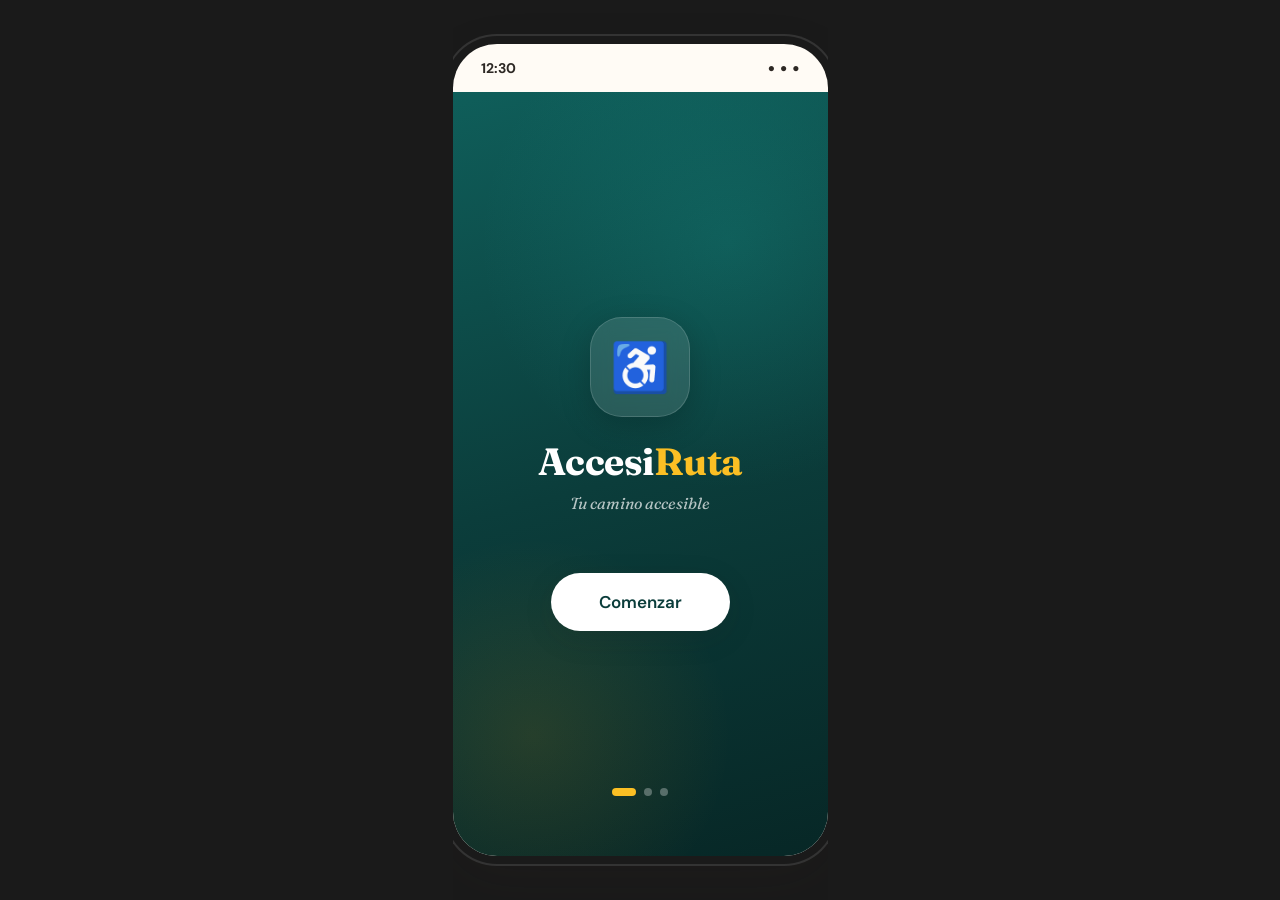
<file: demo/index.html>
<!DOCTYPE html>
<html lang="es">
<head>
<meta charset="UTF-8">
<meta name="viewport" content="width=device-width, initial-scale=1.0, user-scalable=no">
<title>AccesiRuta — Tu camino accesible</title>
<link rel="preconnect" href="https://fonts.googleapis.com">
<link href="https://fonts.googleapis.com/css2?family=DM+Sans:ital,opsz,wght@0,9..40,300;0,9..40,400;0,9..40,500;0,9..40,600;0,9..40,700;1,9..40,400&family=Fraunces:ital,opsz,wght@0,9..144,300;0,9..144,500;0,9..144,700;1,9..144,400&display=swap" rel="stylesheet">
<style>
*, *::before, *::after { margin: 0; padding: 0; box-sizing: border-box; }

:root {
  --teal-900: #0B3D3B;
  --teal-700: #0F5E5A;
  --teal-500: #14857E;
  --teal-400: #1BA89F;
  --teal-300: #3DC4BB;
  --teal-100: #D0F0ED;
  --teal-50: #EEFAF9;
  --amber-600: #D97706;
  --amber-500: #F59E0B;
  --amber-400: #FBBF24;
  --amber-200: #FDE68A;
  --amber-100: #FEF3C7;
  --red-500: #EF4444;
  --red-600: #DC2626;
  --red-700: #B91C1C;
  --red-100: #FEE2E2;
  --cream: #FFFBF5;
  --cream-dark: #F5EDE3;
  --stone-100: #F5F0EB;
  --stone-200: #E7E0D8;
  --stone-300: #D4CCC2;
  --stone-500: #8C8278;
  --stone-600: #6B6158;
  --stone-700: #4A423B;
  --stone-800: #2D2824;
  --green-500: #22C55E;
  --green-100: #DCFCE7;
  --shadow-sm: 0 1px 3px rgba(44,36,28,0.08);
  --shadow-md: 0 4px 12px rgba(44,36,28,0.1);
  --shadow-lg: 0 8px 30px rgba(44,36,28,0.12);
  --shadow-xl: 0 16px 50px rgba(44,36,28,0.15);
  --radius-sm: 10px;
  --radius-md: 16px;
  --radius-lg: 24px;
  --radius-xl: 32px;
  --radius-full: 9999px;
}

html, body {
  height: 100%;
  font-family: 'DM Sans', sans-serif;
  background: #1a1a1a;
  display: flex;
  justify-content: center;
  align-items: center;
  overflow: hidden;
}

/* Phone frame */
.phone-frame {
  width: 375px;
  height: 812px;
  background: var(--cream);
  border-radius: 44px;
  overflow: hidden;
  position: relative;
  box-shadow: 0 0 0 8px #1a1a1a, 0 0 0 10px #333, var(--shadow-xl);
}

/* Status bar */
.status-bar {
  height: 48px;
  display: flex;
  align-items: center;
  justify-content: space-between;
  padding: 0 28px;
  font-size: 14px;
  font-weight: 600;
  color: var(--stone-800);
  position: relative;
  z-index: 100;
}
.status-bar .time { font-weight: 700; }
.status-bar .icons { display: flex; gap: 5px; font-size: 12px; }

/* Screen container */
.screen-container {
  position: relative;
  height: calc(100% - 48px);
  overflow: hidden;
}

.screen {
  position: absolute;
  top: 0; left: 0;
  width: 100%;
  height: 100%;
  overflow-y: auto;
  overflow-x: hidden;
  opacity: 0;
  transform: translateX(30px);
  pointer-events: none;
  transition: opacity 0.35s ease, transform 0.35s ease;
  -webkit-overflow-scrolling: touch;
  scrollbar-width: none;
}
.screen::-webkit-scrollbar { display: none; }
.screen.active {
  opacity: 1;
  transform: translateX(0);
  pointer-events: auto;
}
.screen.exit-left {
  opacity: 0;
  transform: translateX(-30px);
}

/* ===== SPLASH SCREEN ===== */
#splash {
  background: linear-gradient(165deg, var(--teal-700) 0%, var(--teal-900) 50%, #072726 100%);
  display: flex;
  flex-direction: column;
  align-items: center;
  justify-content: center;
  overflow: hidden;
}
#splash::before {
  content: '';
  position: absolute;
  width: 500px; height: 500px;
  border-radius: 50%;
  background: radial-gradient(circle, rgba(27,168,159,0.2) 0%, transparent 70%);
  top: -100px; right: -150px;
}
#splash::after {
  content: '';
  position: absolute;
  width: 400px; height: 400px;
  border-radius: 50%;
  background: radial-gradient(circle, rgba(245,158,11,0.12) 0%, transparent 70%);
  bottom: -80px; left: -120px;
}

.splash-logo {
  position: relative; z-index: 2;
  text-align: center;
  animation: splashIn 0.8s ease-out both;
}
.splash-icon {
  width: 100px; height: 100px;
  background: rgba(255,255,255,0.12);
  border-radius: var(--radius-xl);
  display: flex; align-items: center; justify-content: center;
  font-size: 48px;
  margin: 0 auto 24px;
  backdrop-filter: blur(10px);
  border: 1px solid rgba(255,255,255,0.15);
  box-shadow: 0 8px 32px rgba(0,0,0,0.2);
}
.splash-title {
  font-family: 'Fraunces', serif;
  font-size: 38px;
  font-weight: 700;
  color: white;
  letter-spacing: -0.5px;
  line-height: 1.1;
}
.splash-title span {
  color: var(--amber-400);
}
.splash-tagline {
  font-size: 16px;
  color: rgba(255,255,255,0.7);
  margin-top: 10px;
  font-weight: 400;
  font-style: italic;
  font-family: 'Fraunces', serif;
}
.splash-enter {
  position: relative; z-index: 2;
  margin-top: 60px;
  background: white;
  color: var(--teal-900);
  border: none;
  padding: 18px 48px;
  border-radius: var(--radius-full);
  font-family: 'DM Sans', sans-serif;
  font-size: 17px;
  font-weight: 600;
  cursor: pointer;
  box-shadow: var(--shadow-lg);
  transition: transform 0.2s, box-shadow 0.2s;
  animation: splashIn 0.8s ease-out 0.3s both;
}
.splash-enter:active {
  transform: scale(0.96);
  box-shadow: var(--shadow-sm);
}
.splash-dots {
  position: absolute;
  bottom: 60px;
  display: flex; gap: 8px;
  z-index: 2;
  animation: splashIn 0.8s ease-out 0.5s both;
}
.splash-dots span {
  width: 8px; height: 8px;
  border-radius: 50%;
  background: rgba(255,255,255,0.3);
}
.splash-dots span.active { background: var(--amber-400); width: 24px; border-radius: 4px; }

@keyframes splashIn {
  from { opacity: 0; transform: translateY(20px); }
  to { opacity: 1; transform: translateY(0); }
}

/* ===== HOME SCREEN ===== */
#home {
  background: var(--cream);
  padding-bottom: 90px;
}

.home-header {
  padding: 12px 24px 20px;
  background: linear-gradient(180deg, var(--teal-50) 0%, var(--cream) 100%);
}
.home-greeting {
  font-size: 14px;
  color: var(--stone-500);
  font-weight: 400;
}
.home-name {
  font-family: 'Fraunces', serif;
  font-size: 26px;
  font-weight: 700;
  color: var(--stone-800);
  margin-top: 2px;
}

.search-box {
  margin: 0 24px 20px;
  background: white;
  border-radius: var(--radius-md);
  padding: 16px 18px;
  display: flex;
  align-items: center;
  gap: 12px;
  box-shadow: var(--shadow-md);
  border: 1.5px solid var(--stone-200);
  cursor: pointer;
  transition: border-color 0.2s, box-shadow 0.2s;
}
.search-box:active {
  border-color: var(--teal-400);
  box-shadow: 0 0 0 3px var(--teal-100);
}
.search-icon {
  width: 40px; height: 40px;
  background: var(--teal-100);
  border-radius: var(--radius-sm);
  display: flex; align-items: center; justify-content: center;
  font-size: 18px;
  flex-shrink: 0;
}
.search-text {
  font-size: 15px;
  color: var(--stone-500);
}

.quick-actions {
  padding: 0 24px;
  margin-bottom: 24px;
}
.quick-actions h3 {
  font-size: 13px;
  text-transform: uppercase;
  letter-spacing: 1.2px;
  color: var(--stone-500);
  margin-bottom: 14px;
  font-weight: 600;
}
.quick-grid {
  display: grid;
  grid-template-columns: 1fr 1fr;
  gap: 12px;
}
.quick-card {
  background: white;
  border-radius: var(--radius-md);
  padding: 18px 16px;
  box-shadow: var(--shadow-sm);
  border: 1.5px solid var(--stone-100);
  cursor: pointer;
  transition: transform 0.15s, box-shadow 0.2s, border-color 0.2s;
  display: flex;
  flex-direction: column;
  gap: 10px;
}
.quick-card:active {
  transform: scale(0.97);
  box-shadow: var(--shadow-md);
  border-color: var(--teal-300);
}
.quick-card-icon {
  width: 44px; height: 44px;
  border-radius: var(--radius-sm);
  display: flex; align-items: center; justify-content: center;
  font-size: 22px;
}
.quick-card-icon.teal { background: var(--teal-100); }
.quick-card-icon.amber { background: var(--amber-100); }
.quick-card-icon.red { background: var(--red-100); }
.quick-card-icon.green { background: var(--green-100); }
.quick-card-label {
  font-size: 14px;
  font-weight: 600;
  color: var(--stone-800);
  line-height: 1.3;
}
.quick-card-desc {
  font-size: 12px;
  color: var(--stone-500);
  line-height: 1.4;
}

.section-title {
  padding: 0 24px;
  margin-bottom: 14px;
  font-size: 13px;
  text-transform: uppercase;
  letter-spacing: 1.2px;
  color: var(--stone-500);
  font-weight: 600;
}

.nearby-list {
  padding: 0 24px;
  display: flex;
  flex-direction: column;
  gap: 10px;
  margin-bottom: 20px;
}
.nearby-item {
  background: white;
  border-radius: var(--radius-md);
  padding: 16px;
  display: flex;
  align-items: center;
  gap: 14px;
  box-shadow: var(--shadow-sm);
  border: 1.5px solid var(--stone-100);
  cursor: pointer;
  transition: transform 0.15s;
}
.nearby-item:active { transform: scale(0.98); }
.nearby-icon {
  width: 48px; height: 48px;
  border-radius: var(--radius-sm);
  background: var(--teal-100);
  display: flex; align-items: center; justify-content: center;
  font-size: 22px;
  flex-shrink: 0;
}
.nearby-info { flex: 1; }
.nearby-name {
  font-size: 15px;
  font-weight: 600;
  color: var(--stone-800);
}
.nearby-detail {
  font-size: 13px;
  color: var(--stone-500);
  margin-top: 2px;
}
.nearby-score {
  font-size: 13px;
  font-weight: 700;
  color: var(--teal-500);
  background: var(--teal-50);
  padding: 4px 10px;
  border-radius: var(--radius-full);
}

/* ===== MAP SCREEN ===== */
#map {
  background: var(--cream);
  padding-bottom: 90px;
}

.map-search {
  position: absolute;
  top: 12px; left: 16px; right: 16px;
  z-index: 20;
  background: white;
  border-radius: var(--radius-md);
  padding: 14px 16px;
  display: flex;
  align-items: center;
  gap: 10px;
  box-shadow: var(--shadow-lg);
}
.map-search input {
  flex: 1;
  border: none;
  font-family: 'DM Sans', sans-serif;
  font-size: 15px;
  color: var(--stone-800);
  background: transparent;
  outline: none;
}
.map-search input::placeholder { color: var(--stone-300); }

.map-area {
  width: 100%;
  height: 100%;
  background: #D8E8E4;
  position: relative;
  overflow: hidden;
}

/* SVG Map background */
.map-bg {
  position: absolute;
  top: 0; left: 0;
  width: 100%; height: 100%;
}
.map-street {
  fill: none;
  stroke: #c0d4cf;
  stroke-width: 18;
  stroke-linecap: round;
}
.map-street-main {
  fill: none;
  stroke: #b0c8c2;
  stroke-width: 28;
  stroke-linecap: round;
}
.map-block {
  fill: #C8DDD8;
  rx: 4;
}
.map-park {
  fill: #B8D4BA;
  rx: 8;
}
.map-water {
  fill: #A8CCD8;
  rx: 6;
}

/* Route line */
.map-route {
  fill: none;
  stroke: var(--teal-400);
  stroke-width: 5;
  stroke-linecap: round;
  stroke-linejoin: round;
  stroke-dasharray: 12 6;
  animation: routeDash 1.5s linear infinite;
}
@keyframes routeDash {
  to { stroke-dashoffset: -18; }
}

/* Map markers */
.map-marker {
  position: absolute;
  cursor: pointer;
  transition: transform 0.2s;
  z-index: 10;
}
.map-marker:active { transform: scale(1.15); }
.marker-dot {
  width: 44px; height: 44px;
  border-radius: 50%;
  display: flex; align-items: center; justify-content: center;
  font-size: 20px;
  box-shadow: var(--shadow-md);
  border: 2.5px solid white;
}
.marker-dot.ramp { background: var(--teal-100); }
.marker-dot.stairs { background: var(--amber-100); }
.marker-dot.bench { background: var(--green-100); }
.marker-dot.slope { background: var(--red-100); }
.marker-dot.user { background: var(--teal-500); font-size: 14px; }
.marker-label {
  font-size: 11px;
  font-weight: 600;
  text-align: center;
  margin-top: 3px;
  color: var(--stone-700);
  text-shadow: 0 1px 2px rgba(255,255,255,0.8);
}

.map-legend {
  position: absolute;
  bottom: 100px; left: 16px;
  background: white;
  border-radius: var(--radius-md);
  padding: 14px 16px;
  box-shadow: var(--shadow-lg);
  z-index: 15;
  display: flex;
  flex-direction: column;
  gap: 8px;
}
.legend-item {
  display: flex; align-items: center; gap: 8px;
  font-size: 12px; color: var(--stone-600); font-weight: 500;
}
.legend-dot {
  width: 12px; height: 12px;
  border-radius: 50%;
  flex-shrink: 0;
}

.map-fab {
  position: absolute;
  bottom: 100px; right: 16px;
  z-index: 15;
  display: flex;
  flex-direction: column;
  gap: 10px;
}
.fab-btn {
  width: 48px; height: 48px;
  border-radius: 50%;
  background: white;
  border: none;
  box-shadow: var(--shadow-md);
  display: flex; align-items: center; justify-content: center;
  font-size: 20px;
  cursor: pointer;
  transition: transform 0.15s;
}
.fab-btn:active { transform: scale(0.92); }
.fab-btn.primary { background: var(--teal-500); }

/* ===== ROUTE DETAIL SCREEN ===== */
#route {
  background: var(--cream);
  padding-bottom: 90px;
}

.route-back {
  display: flex;
  align-items: center;
  gap: 8px;
  padding: 12px 24px;
  font-size: 15px;
  color: var(--teal-700);
  font-weight: 600;
  cursor: pointer;
  border: none;
  background: none;
  font-family: 'DM Sans', sans-serif;
}

.route-hero {
  margin: 0 24px 20px;
  background: linear-gradient(135deg, var(--teal-700), var(--teal-500));
  border-radius: var(--radius-lg);
  padding: 24px;
  color: white;
  position: relative;
  overflow: hidden;
}
.route-hero::after {
  content: '';
  position: absolute;
  width: 200px; height: 200px;
  border-radius: 50%;
  background: rgba(255,255,255,0.06);
  top: -60px; right: -40px;
}
.route-from-to {
  display: flex;
  align-items: center;
  gap: 12px;
  margin-bottom: 16px;
}
.route-point {
  flex: 1;
}
.route-point-label {
  font-size: 11px;
  text-transform: uppercase;
  letter-spacing: 1px;
  opacity: 0.7;
  margin-bottom: 4px;
}
.route-point-name {
  font-family: 'Fraunces', serif;
  font-size: 18px;
  font-weight: 600;
}
.route-arrow {
  font-size: 20px;
  opacity: 0.5;
}
.route-stats {
  display: flex;
  gap: 16px;
  border-top: 1px solid rgba(255,255,255,0.15);
  padding-top: 14px;
}
.route-stat {
  text-align: center;
  flex: 1;
}
.route-stat-value {
  font-size: 20px;
  font-weight: 700;
}
.route-stat-label {
  font-size: 11px;
  opacity: 0.7;
  margin-top: 2px;
}

.route-score-card {
  margin: 0 24px 16px;
  background: white;
  border-radius: var(--radius-md);
  padding: 20px;
  box-shadow: var(--shadow-sm);
  border: 1.5px solid var(--stone-100);
}
.route-score-header {
  display: flex;
  justify-content: space-between;
  align-items: center;
  margin-bottom: 12px;
}
.route-score-title {
  font-size: 15px;
  font-weight: 600;
  color: var(--stone-800);
}
.route-score-badge {
  font-size: 14px;
  font-weight: 700;
  color: var(--teal-700);
  background: var(--teal-50);
  padding: 4px 12px;
  border-radius: var(--radius-full);
}
.stars {
  display: flex;
  gap: 4px;
  margin-bottom: 10px;
}
.star {
  font-size: 24px;
  color: var(--stone-200);
}
.star.filled { color: var(--amber-500); }
.route-score-detail {
  font-size: 13px;
  color: var(--stone-500);
  line-height: 1.5;
}

.terrain-list {
  padding: 0 24px;
  display: flex;
  flex-direction: column;
  gap: 10px;
  margin-bottom: 24px;
}
.terrain-item {
  background: white;
  border-radius: var(--radius-md);
  padding: 16px;
  display: flex;
  align-items: center;
  gap: 14px;
  box-shadow: var(--shadow-sm);
  border: 1.5px solid var(--stone-100);
}
.terrain-icon {
  width: 44px; height: 44px;
  border-radius: var(--radius-sm);
  display: flex; align-items: center; justify-content: center;
  font-size: 20px;
  flex-shrink: 0;
}
.terrain-info { flex: 1; }
.terrain-name {
  font-size: 14px;
  font-weight: 600;
  color: var(--stone-800);
}
.terrain-desc {
  font-size: 12px;
  color: var(--stone-500);
  margin-top: 2px;
}
.terrain-badge {
  font-size: 12px;
  font-weight: 600;
  padding: 4px 10px;
  border-radius: var(--radius-full);
}
.terrain-badge.good { background: var(--green-100); color: #15803d; }
.terrain-badge.warn { background: var(--amber-100); color: var(--amber-600); }
.terrain-badge.bad { background: var(--red-100); color: var(--red-600); }

.route-cta {
  margin: 0 24px 24px;
  width: calc(100% - 48px);
  background: var(--teal-500);
  color: white;
  border: none;
  padding: 18px;
  border-radius: var(--radius-md);
  font-family: 'DM Sans', sans-serif;
  font-size: 17px;
  font-weight: 600;
  cursor: pointer;
  box-shadow: var(--shadow-md);
  transition: transform 0.15s, background 0.2s;
  display: flex;
  align-items: center;
  justify-content: center;
  gap: 10px;
}
.route-cta:active { transform: scale(0.97); background: var(--teal-700); }

/* ===== REPORT SCREEN ===== */
#report {
  background: var(--cream);
  padding-bottom: 90px;
}

.report-header {
  padding: 16px 24px;
  text-align: center;
}
.report-header h2 {
  font-family: 'Fraunces', serif;
  font-size: 24px;
  font-weight: 700;
  color: var(--stone-800);
}
.report-header p {
  font-size: 14px;
  color: var(--stone-500);
  margin-top: 4px;
}

.report-form {
  padding: 0 24px;
}

.form-group {
  margin-bottom: 20px;
}
.form-label {
  display: block;
  font-size: 13px;
  font-weight: 600;
  color: var(--stone-700);
  margin-bottom: 10px;
  text-transform: uppercase;
  letter-spacing: 0.8px;
}

.type-options {
  display: flex;
  flex-wrap: wrap;
  gap: 8px;
}
.type-option {
  padding: 12px 16px;
  background: white;
  border: 2px solid var(--stone-200);
  border-radius: var(--radius-full);
  font-family: 'DM Sans', sans-serif;
  font-size: 14px;
  font-weight: 500;
  color: var(--stone-600);
  cursor: pointer;
  transition: all 0.15s;
  display: flex;
  align-items: center;
  gap: 6px;
}
.type-option:active,
.type-option.selected {
  border-color: var(--teal-400);
  background: var(--teal-50);
  color: var(--teal-700);
}

.rating-stars {
  display: flex;
  gap: 8px;
}
.rating-star {
  width: 48px; height: 48px;
  background: white;
  border: 2px solid var(--stone-200);
  border-radius: var(--radius-sm);
  display: flex;
  align-items: center;
  justify-content: center;
  font-size: 24px;
  cursor: pointer;
  transition: all 0.15s;
  color: var(--stone-300);
}
.rating-star.selected {
  border-color: var(--amber-400);
  background: var(--amber-100);
  color: var(--amber-500);
}

.form-textarea {
  width: 100%;
  min-height: 100px;
  padding: 16px;
  border: 2px solid var(--stone-200);
  border-radius: var(--radius-md);
  font-family: 'DM Sans', sans-serif;
  font-size: 15px;
  color: var(--stone-800);
  resize: vertical;
  outline: none;
  transition: border-color 0.2s;
  background: white;
}
.form-textarea::placeholder { color: var(--stone-300); }
.form-textarea:focus { border-color: var(--teal-400); }

.photo-upload {
  width: 100%;
  padding: 24px;
  border: 2px dashed var(--stone-200);
  border-radius: var(--radius-md);
  background: white;
  text-align: center;
  cursor: pointer;
  transition: border-color 0.2s;
  font-family: 'DM Sans', sans-serif;
}
.photo-upload:active { border-color: var(--teal-400); }
.photo-upload-icon { font-size: 32px; margin-bottom: 8px; }
.photo-upload-text { font-size: 14px; color: var(--stone-500); font-weight: 500; }

.report-submit {
  width: 100%;
  background: var(--teal-500);
  color: white;
  border: none;
  padding: 18px;
  border-radius: var(--radius-md);
  font-family: 'DM Sans', sans-serif;
  font-size: 17px;
  font-weight: 600;
  cursor: pointer;
  box-shadow: var(--shadow-md);
  margin-top: 8px;
  transition: transform 0.15s, background 0.2s;
  display: flex;
  align-items: center;
  justify-content: center;
  gap: 8px;
}
.report-submit:active { transform: scale(0.97); background: var(--teal-700); }

/* ===== SOS SCREEN ===== */
#sos {
  background: linear-gradient(180deg, var(--cream) 0%, var(--red-100) 100%);
  display: flex;
  flex-direction: column;
  align-items: center;
  padding: 30px 24px 90px;
}

.sos-title {
  font-family: 'Fraunces', serif;
  font-size: 26px;
  font-weight: 700;
  color: var(--stone-800);
  text-align: center;
  margin-bottom: 6px;
}
.sos-subtitle {
  font-size: 14px;
  color: var(--stone-500);
  text-align: center;
  margin-bottom: 40px;
}

.sos-button-container {
  position: relative;
  margin-bottom: 40px;
}
.sos-ring {
  position: absolute;
  width: 200px; height: 200px;
  border-radius: 50%;
  border: 3px solid var(--red-500);
  opacity: 0.15;
  top: 50%; left: 50%;
  transform: translate(-50%, -50%);
  animation: sosPulse 2s ease-out infinite;
}
.sos-ring:nth-child(2) { animation-delay: 0.5s; width: 240px; height: 240px; }
.sos-ring:nth-child(3) { animation-delay: 1s; width: 280px; height: 280px; }

@keyframes sosPulse {
  0% { opacity: 0.2; transform: translate(-50%, -50%) scale(0.9); }
  100% { opacity: 0; transform: translate(-50%, -50%) scale(1.3); }
}

.sos-button {
  width: 160px; height: 160px;
  border-radius: 50%;
  background: linear-gradient(135deg, var(--red-500), var(--red-700));
  border: none;
  color: white;
  font-family: 'Fraunces', serif;
  font-size: 40px;
  font-weight: 700;
  cursor: pointer;
  box-shadow: 0 8px 32px rgba(239,68,68,0.4);
  transition: transform 0.15s, box-shadow 0.15s;
  position: relative;
  z-index: 2;
  display: flex;
  flex-direction: column;
  align-items: center;
  justify-content: center;
  gap: 4px;
}
.sos-button:active {
  transform: scale(0.95);
  box-shadow: 0 4px 16px rgba(239,68,68,0.5);
}
.sos-button-sub {
  font-family: 'DM Sans', sans-serif;
  font-size: 12px;
  font-weight: 600;
  opacity: 0.8;
}

.sos-info {
  width: 100%;
  display: flex;
  flex-direction: column;
  gap: 12px;
}
.sos-card {
  background: white;
  border-radius: var(--radius-md);
  padding: 16px;
  display: flex;
  align-items: center;
  gap: 14px;
  box-shadow: var(--shadow-sm);
  border: 1.5px solid var(--stone-100);
}
.sos-card-icon {
  width: 44px; height: 44px;
  border-radius: var(--radius-sm);
  background: var(--red-100);
  display: flex; align-items: center; justify-content: center;
  font-size: 20px;
  flex-shrink: 0;
}
.sos-card-info { flex: 1; }
.sos-card-title {
  font-size: 14px;
  font-weight: 600;
  color: var(--stone-800);
}
.sos-card-desc {
  font-size: 12px;
  color: var(--stone-500);
  margin-top: 2px;
}

/* ===== PROFILE SCREEN ===== */
#profile {
  background: var(--cream);
  padding-bottom: 90px;
}

.profile-header {
  background: linear-gradient(135deg, var(--teal-700), var(--teal-500));
  padding: 24px;
  margin: 0 16px;
  border-radius: var(--radius-lg);
  color: white;
  display: flex;
  align-items: center;
  gap: 16px;
  margin-bottom: 24px;
}
.profile-avatar {
  width: 64px; height: 64px;
  border-radius: 50%;
  background: rgba(255,255,255,0.15);
  display: flex; align-items: center; justify-content: center;
  font-size: 28px;
  border: 2.5px solid rgba(255,255,255,0.3);
  flex-shrink: 0;
}
.profile-name {
  font-family: 'Fraunces', serif;
  font-size: 20px;
  font-weight: 600;
}
.profile-level {
  font-size: 13px;
  opacity: 0.8;
  margin-top: 2px;
}
.profile-badge {
  background: var(--amber-400);
  color: var(--stone-800);
  font-size: 11px;
  font-weight: 700;
  padding: 3px 10px;
  border-radius: var(--radius-full);
  margin-top: 6px;
  display: inline-block;
}

.stats-row {
  display: flex;
  gap: 10px;
  padding: 0 16px;
  margin-bottom: 24px;
}
.stat-card {
  flex: 1;
  background: white;
  border-radius: var(--radius-md);
  padding: 16px;
  text-align: center;
  box-shadow: var(--shadow-sm);
  border: 1.5px solid var(--stone-100);
}
.stat-value {
  font-family: 'Fraunces', serif;
  font-size: 28px;
  font-weight: 700;
  color: var(--teal-700);
}
.stat-label {
  font-size: 11px;
  color: var(--stone-500);
  margin-top: 2px;
  font-weight: 500;
}

.community-feed {
  padding: 0 16px;
}
.community-feed h3 {
  font-size: 13px;
  text-transform: uppercase;
  letter-spacing: 1.2px;
  color: var(--stone-500);
  margin-bottom: 14px;
  font-weight: 600;
  padding: 0 8px;
}
.feed-item {
  background: white;
  border-radius: var(--radius-md);
  padding: 16px;
  margin-bottom: 10px;
  box-shadow: var(--shadow-sm);
  border: 1.5px solid var(--stone-100);
}
.feed-user {
  display: flex;
  align-items: center;
  gap: 10px;
  margin-bottom: 10px;
}
.feed-avatar {
  width: 32px; height: 32px;
  border-radius: 50%;
  background: var(--teal-100);
  display: flex; align-items: center; justify-content: center;
  font-size: 14px;
}
.feed-username {
  font-size: 14px;
  font-weight: 600;
  color: var(--stone-800);
}
.feed-time {
  font-size: 12px;
  color: var(--stone-500);
  margin-left: auto;
}
.feed-text {
  font-size: 14px;
  color: var(--stone-600);
  line-height: 1.5;
}
.feed-tags {
  display: flex;
  gap: 6px;
  margin-top: 10px;
  flex-wrap: wrap;
}
.feed-tag {
  font-size: 11px;
  font-weight: 600;
  padding: 4px 10px;
  border-radius: var(--radius-full);
  background: var(--teal-50);
  color: var(--teal-700);
}

/* ===== BOTTOM NAVIGATION ===== */
.bottom-nav {
  position: absolute;
  bottom: 0; left: 0; right: 0;
  height: 82px;
  background: white;
  border-top: 1px solid var(--stone-200);
  display: flex;
  align-items: flex-start;
  padding-top: 8px;
  padding-bottom: 20px;
  z-index: 50;
}
.nav-item {
  flex: 1;
  display: flex;
  flex-direction: column;
  align-items: center;
  gap: 4px;
  cursor: pointer;
  border: none;
  background: none;
  padding: 6px 0;
  font-family: 'DM Sans', sans-serif;
  transition: transform 0.15s;
}
.nav-item:active { transform: scale(0.92); }
.nav-icon {
  font-size: 22px;
  height: 28px;
  display: flex;
  align-items: center;
  justify-content: center;
}
.nav-label {
  font-size: 11px;
  font-weight: 600;
  color: var(--stone-500);
}
.nav-item.active .nav-label { color: var(--teal-700); }
.nav-item.active .nav-icon { position: relative; }
.nav-item.active .nav-icon::after {
  content: '';
  position: absolute;
  bottom: -2px;
  width: 20px;
  height: 3px;
  background: var(--teal-500);
  border-radius: 2px;
}
.nav-item.sos-nav .nav-icon {
  width: 44px; height: 44px;
  background: var(--red-500);
  border-radius: 50%;
  color: white;
  font-size: 16px;
  font-weight: 800;
  margin-top: -14px;
  box-shadow: 0 4px 12px rgba(239,68,68,0.3);
  font-family: 'DM Sans', sans-serif;
}
.nav-item.sos-nav .nav-label { color: var(--red-500); }

/* Toast notification */
.toast {
  position: absolute;
  bottom: 100px;
  left: 50%;
  transform: translateX(-50%) translateY(20px);
  background: var(--stone-800);
  color: white;
  padding: 14px 24px;
  border-radius: var(--radius-full);
  font-size: 14px;
  font-weight: 500;
  z-index: 100;
  opacity: 0;
  transition: opacity 0.3s, transform 0.3s;
  white-space: nowrap;
  box-shadow: var(--shadow-lg);
}
.toast.show {
  opacity: 1;
  transform: translateX(-50%) translateY(0);
}
</style>
</head>
<body>

<div class="phone-frame">
  <div class="status-bar">
    <span class="time">12:30</span>
    <span class="icons">
      <span>&#9679;</span>
      <span>&#9679;</span>
      <span>&#9679;</span>
    </span>
  </div>

  <div class="screen-container">

    <!-- SPLASH -->
    <div id="splash" class="screen active">
      <div class="splash-logo">
        <div class="splash-icon">&#9855;</div>
        <div class="splash-title">Accesi<span>Ruta</span></div>
        <div class="splash-tagline">Tu camino accesible</div>
      </div>
      <button class="splash-enter" onclick="navigateTo('home')">Comenzar</button>
      <div class="splash-dots">
        <span class="active"></span>
        <span></span>
        <span></span>
      </div>
    </div>

    <!-- HOME -->
    <div id="home" class="screen">
      <div class="home-header">
        <div class="home-greeting">Buenos dias</div>
        <div class="home-name">Maria Angeles</div>
      </div>

      <div class="search-box" onclick="navigateTo('map')">
        <div class="search-icon">&#128269;</div>
        <div class="search-text">Buscar destino accesible...</div>
      </div>

      <div class="quick-actions">
        <h3>Acciones rapidas</h3>
        <div class="quick-grid">
          <div class="quick-card" onclick="navigateTo('map')">
            <div class="quick-card-icon teal">&#128506;</div>
            <div class="quick-card-label">Ver mapa</div>
            <div class="quick-card-desc">Rutas accesibles cerca</div>
          </div>
          <div class="quick-card" onclick="navigateTo('report')">
            <div class="quick-card-icon amber">&#128221;</div>
            <div class="quick-card-label">Reportar</div>
            <div class="quick-card-desc">Anadir info de accesibilidad</div>
          </div>
          <div class="quick-card" onclick="navigateTo('sos')">
            <div class="quick-card-icon red">&#128680;</div>
            <div class="quick-card-label">Emergencia</div>
            <div class="quick-card-desc">Boton SOS rapido</div>
          </div>
          <div class="quick-card" onclick="navigateTo('profile')">
            <div class="quick-card-icon green">&#128101;</div>
            <div class="quick-card-label">Comunidad</div>
            <div class="quick-card-desc">Reportes recientes</div>
          </div>
        </div>
      </div>

      <div class="section-title">Cerca de ti</div>
      <div class="nearby-list">
        <div class="nearby-item" onclick="navigateTo('route')">
          <div class="nearby-icon">&#9855;</div>
          <div class="nearby-info">
            <div class="nearby-name">Parque Retiro - Entrada Sur</div>
            <div class="nearby-detail">350m &middot; Llano &middot; Rampa disponible</div>
          </div>
          <div class="nearby-score">4.8</div>
        </div>
        <div class="nearby-item" onclick="navigateTo('route')">
          <div class="nearby-icon">&#127963;</div>
          <div class="nearby-info">
            <div class="nearby-name">Metro Sol - Ascensor</div>
            <div class="nearby-detail">120m &middot; Acceso adaptado</div>
          </div>
          <div class="nearby-score">4.5</div>
        </div>
        <div class="nearby-item" onclick="navigateTo('route')">
          <div class="nearby-icon">&#127830;</div>
          <div class="nearby-info">
            <div class="nearby-name">Cafe Central</div>
            <div class="nearby-detail">200m &middot; Entrada a nivel &middot; Bano adaptado</div>
          </div>
          <div class="nearby-score">4.2</div>
        </div>
      </div>

      <!-- Bottom nav -->
      <div class="bottom-nav">
        <button class="nav-item active" onclick="navigateTo('home')">
          <span class="nav-icon">&#127968;</span>
          <span class="nav-label">Inicio</span>
        </button>
        <button class="nav-item" onclick="navigateTo('map')">
          <span class="nav-icon">&#128506;</span>
          <span class="nav-label">Mapa</span>
        </button>
        <button class="nav-item" onclick="navigateTo('report')">
          <span class="nav-icon">&#10010;</span>
          <span class="nav-label">Reportar</span>
        </button>
        <button class="nav-item sos-nav" onclick="navigateTo('sos')">
          <span class="nav-icon">SOS</span>
          <span class="nav-label">SOS</span>
        </button>
        <button class="nav-item" onclick="navigateTo('profile')">
          <span class="nav-icon">&#128100;</span>
          <span class="nav-label">Perfil</span>
        </button>
      </div>
    </div>

    <!-- MAP -->
    <div id="map" class="screen">
      <div class="map-area">
        <svg class="map-bg" viewBox="0 0 375 812" preserveAspectRatio="xMidYMid slice">
          <!-- Blocks -->
          <rect class="map-block" x="20" y="60" width="100" height="80" rx="4"/>
          <rect class="map-block" x="20" y="180" width="150" height="100" rx="4"/>
          <rect class="map-block" x="250" y="60" width="105" height="120" rx="4"/>
          <rect class="map-block" x="200" y="220" width="155" height="90" rx="4"/>
          <rect class="map-block" x="20" y="340" width="120" height="100" rx="4"/>
          <rect class="map-block" x="180" y="350" width="175" height="80" rx="4"/>
          <rect class="map-block" x="20" y="500" width="160" height="70" rx="4"/>
          <rect class="map-block" x="220" y="480" width="135" height="100" rx="4"/>
          <rect class="map-block" x="60" y="620" width="130" height="80" rx="4"/>
          <rect class="map-block" x="230" y="630" width="120" height="70" rx="4"/>
          <!-- Park -->
          <rect class="map-park" x="250" y="340" width="105" height="70" rx="8"/>
          <!-- Water feature -->
          <rect class="map-water" x="30" y="620" width="20" height="80" rx="6"/>
          <!-- Streets -->
          <line class="map-street-main" x1="150" y1="0" x2="150" y2="812"/>
          <line class="map-street-main" x1="0" y1="300" x2="375" y2="300"/>
          <line class="map-street" x1="0" y1="160" x2="375" y2="160"/>
          <line class="map-street" x1="0" y1="450" x2="375" y2="450"/>
          <line class="map-street" x1="0" y1="590" x2="375" y2="590"/>
          <line class="map-street" x1="210" y1="0" x2="210" y2="812"/>
          <line class="map-street" x1="60" y1="0" x2="60" y2="300"/>
          <!-- Route -->
          <polyline class="map-route" points="187,680 187,450 150,450 150,300 280,300 280,180"/>
        </svg>

        <!-- Map search bar -->
        <div class="map-search">
          <span>&#128269;</span>
          <input type="text" placeholder="Parque Retiro - Entrada Sur" readonly>
        </div>

        <!-- Markers -->
        <div class="map-marker" style="top: 140px; left: 120px;">
          <div class="marker-dot ramp">&#9855;</div>
          <div class="marker-label">Rampa</div>
        </div>
        <div class="map-marker" style="top: 260px; left: 240px;">
          <div class="marker-dot stairs">&#128694;</div>
          <div class="marker-label">Escalones</div>
        </div>
        <div class="map-marker" style="top: 410px; left: 100px;">
          <div class="marker-dot bench">&#129681;</div>
          <div class="marker-label">Asiento</div>
        </div>
        <div class="map-marker" style="top: 180px; left: 300px;">
          <div class="marker-dot ramp">&#9855;</div>
          <div class="marker-label">Rampa</div>
        </div>
        <div class="map-marker" style="top: 530px; left: 60px;">
          <div class="marker-dot slope">&#9650;</div>
          <div class="marker-label">Cuesta</div>
        </div>
        <div class="map-marker" style="top: 350px; left: 280px;">
          <div class="marker-dot bench">&#129681;</div>
          <div class="marker-label">Asiento</div>
        </div>
        <!-- User location -->
        <div class="map-marker" style="top: 640px; left: 165px;">
          <div class="marker-dot user" style="border-color: var(--teal-300);">&#128205;</div>
          <div class="marker-label" style="color: var(--teal-700);">Tu</div>
        </div>

        <!-- Legend -->
        <div class="map-legend">
          <div class="legend-item"><div class="legend-dot" style="background: var(--teal-400);"></div>Rampa</div>
          <div class="legend-item"><div class="legend-dot" style="background: var(--amber-500);"></div>Escalones</div>
          <div class="legend-item"><div class="legend-dot" style="background: var(--green-500);"></div>Asiento</div>
          <div class="legend-item"><div class="legend-dot" style="background: var(--red-500);"></div>Cuesta</div>
        </div>

        <!-- FAB buttons -->
        <div class="map-fab">
          <button class="fab-btn" onclick="showToast('Ubicacion actualizada')">&#128204;</button>
          <button class="fab-btn primary" onclick="navigateTo('route')" style="color:white;">&#10132;</button>
        </div>
      </div>

      <!-- Bottom nav -->
      <div class="bottom-nav">
        <button class="nav-item" onclick="navigateTo('home')">
          <span class="nav-icon">&#127968;</span>
          <span class="nav-label">Inicio</span>
        </button>
        <button class="nav-item active" onclick="navigateTo('map')">
          <span class="nav-icon">&#128506;</span>
          <span class="nav-label">Mapa</span>
        </button>
        <button class="nav-item" onclick="navigateTo('report')">
          <span class="nav-icon">&#10010;</span>
          <span class="nav-label">Reportar</span>
        </button>
        <button class="nav-item sos-nav" onclick="navigateTo('sos')">
          <span class="nav-icon">SOS</span>
          <span class="nav-label">SOS</span>
        </button>
        <button class="nav-item" onclick="navigateTo('profile')">
          <span class="nav-icon">&#128100;</span>
          <span class="nav-label">Perfil</span>
        </button>
      </div>
    </div>

    <!-- ROUTE DETAIL -->
    <div id="route" class="screen">
      <button class="route-back" onclick="navigateTo('map')">&#8592; Volver al mapa</button>

      <div class="route-hero">
        <div class="route-from-to">
          <div class="route-point">
            <div class="route-point-label">Desde</div>
            <div class="route-point-name">Tu ubicacion</div>
          </div>
          <div class="route-arrow">&#10132;</div>
          <div class="route-point">
            <div class="route-point-label">Hasta</div>
            <div class="route-point-name">Parque Retiro</div>
          </div>
        </div>
        <div class="route-stats">
          <div class="route-stat">
            <div class="route-stat-value">1.2 km</div>
            <div class="route-stat-label">Distancia</div>
          </div>
          <div class="route-stat">
            <div class="route-stat-value">18 min</div>
            <div class="route-stat-label">A pie</div>
          </div>
          <div class="route-stat">
            <div class="route-stat-value">23</div>
            <div class="route-stat-label">Reportes</div>
          </div>
        </div>
      </div>

      <div class="route-score-card">
        <div class="route-score-header">
          <div class="route-score-title">Puntuacion de accesibilidad</div>
          <div class="route-score-badge">4.2 / 5</div>
        </div>
        <div class="stars">
          <span class="star filled">&#9733;</span>
          <span class="star filled">&#9733;</span>
          <span class="star filled">&#9733;</span>
          <span class="star filled">&#9733;</span>
          <span class="star">&#9733;</span>
        </div>
        <div class="route-score-detail">
          Basado en 23 reportes de usuarios. Ruta mayormente llana con una cuesta leve en los ultimos 200m.
        </div>
      </div>

      <div class="section-title" style="margin-top: 4px;">Detalles del terreno</div>
      <div class="terrain-list">
        <div class="terrain-item">
          <div class="terrain-icon" style="background: var(--green-100);">&#128739;</div>
          <div class="terrain-info">
            <div class="terrain-name">Terreno llano</div>
            <div class="terrain-desc">Primeros 800m sin desnivel</div>
          </div>
          <div class="terrain-badge good">Accesible</div>
        </div>
        <div class="terrain-item">
          <div class="terrain-icon" style="background: var(--amber-100);">&#9650;</div>
          <div class="terrain-info">
            <div class="terrain-name">Cuesta leve</div>
            <div class="terrain-desc">200m con pendiente del 5%</div>
          </div>
          <div class="terrain-badge warn">Moderado</div>
        </div>
        <div class="terrain-item">
          <div class="terrain-icon" style="background: var(--teal-100);">&#9855;</div>
          <div class="terrain-info">
            <div class="terrain-name">Rampa de acceso</div>
            <div class="terrain-desc">Entrada sur del parque</div>
          </div>
          <div class="terrain-badge good">Disponible</div>
        </div>
        <div class="terrain-item">
          <div class="terrain-icon" style="background: var(--green-100);">&#129681;</div>
          <div class="terrain-info">
            <div class="terrain-name">Bancos disponibles</div>
            <div class="terrain-desc">3 puntos de descanso en la ruta</div>
          </div>
          <div class="terrain-badge good">3 bancos</div>
        </div>
        <div class="terrain-item">
          <div class="terrain-icon" style="background: var(--red-100);">&#128694;</div>
          <div class="terrain-info">
            <div class="terrain-name">Escalones</div>
            <div class="terrain-desc">Alternativa sin escalones disponible</div>
          </div>
          <div class="terrain-badge bad">Evitar</div>
        </div>
      </div>

      <button class="route-cta" onclick="showToast('Navegacion iniciada!')">
        <span>&#128504;</span> Iniciar navegacion
      </button>

      <!-- Bottom nav -->
      <div class="bottom-nav">
        <button class="nav-item" onclick="navigateTo('home')">
          <span class="nav-icon">&#127968;</span>
          <span class="nav-label">Inicio</span>
        </button>
        <button class="nav-item active" onclick="navigateTo('map')">
          <span class="nav-icon">&#128506;</span>
          <span class="nav-label">Mapa</span>
        </button>
        <button class="nav-item" onclick="navigateTo('report')">
          <span class="nav-icon">&#10010;</span>
          <span class="nav-label">Reportar</span>
        </button>
        <button class="nav-item sos-nav" onclick="navigateTo('sos')">
          <span class="nav-icon">SOS</span>
          <span class="nav-label">SOS</span>
        </button>
        <button class="nav-item" onclick="navigateTo('profile')">
          <span class="nav-icon">&#128100;</span>
          <span class="nav-label">Perfil</span>
        </button>
      </div>
    </div>

    <!-- REPORT -->
    <div id="report" class="screen">
      <div class="report-header">
        <h2>Reportar accesibilidad</h2>
        <p>Ayuda a otros usuarios con tu reporte</p>
      </div>

      <div class="report-form">
        <div class="form-group">
          <label class="form-label">Tipo de reporte</label>
          <div class="type-options">
            <button class="type-option selected" onclick="selectType(this)">&#9855; Rampa</button>
            <button class="type-option" onclick="selectType(this)">&#128694; Escalones</button>
            <button class="type-option" onclick="selectType(this)">&#129681; Asiento</button>
            <button class="type-option" onclick="selectType(this)">&#9650; Cuesta</button>
            <button class="type-option" onclick="selectType(this)">&#9888; Obstaculo</button>
            <button class="type-option" onclick="selectType(this)">&#128739; Llano</button>
          </div>
        </div>

        <div class="form-group">
          <label class="form-label">Condicion (1-5)</label>
          <div class="rating-stars">
            <button class="rating-star selected" onclick="selectRating(1)">&#9733;</button>
            <button class="rating-star selected" onclick="selectRating(2)">&#9733;</button>
            <button class="rating-star selected" onclick="selectRating(3)">&#9733;</button>
            <button class="rating-star" onclick="selectRating(4)">&#9733;</button>
            <button class="rating-star" onclick="selectRating(5)">&#9733;</button>
          </div>
        </div>

        <div class="form-group">
          <label class="form-label">Comentario</label>
          <textarea class="form-textarea" placeholder="Describe la situacion... Ejemplo: Rampa con buena inclinacion, bien mantenida."></textarea>
        </div>

        <div class="form-group">
          <label class="form-label">Foto (opcional)</label>
          <div class="photo-upload" onclick="showToast('Camara abierta')">
            <div class="photo-upload-icon">&#128247;</div>
            <div class="photo-upload-text">Toca para anadir una foto</div>
          </div>
        </div>

        <button class="report-submit" onclick="showToast('Reporte enviado! Gracias')">
          <span>&#128228;</span> Enviar reporte
        </button>
      </div>

      <!-- Bottom nav -->
      <div class="bottom-nav">
        <button class="nav-item" onclick="navigateTo('home')">
          <span class="nav-icon">&#127968;</span>
          <span class="nav-label">Inicio</span>
        </button>
        <button class="nav-item" onclick="navigateTo('map')">
          <span class="nav-icon">&#128506;</span>
          <span class="nav-label">Mapa</span>
        </button>
        <button class="nav-item active" onclick="navigateTo('report')">
          <span class="nav-icon">&#10010;</span>
          <span class="nav-label">Reportar</span>
        </button>
        <button class="nav-item sos-nav" onclick="navigateTo('sos')">
          <span class="nav-icon">SOS</span>
          <span class="nav-label">SOS</span>
        </button>
        <button class="nav-item" onclick="navigateTo('profile')">
          <span class="nav-icon">&#128100;</span>
          <span class="nav-label">Perfil</span>
        </button>
      </div>
    </div>

    <!-- SOS -->
    <div id="sos" class="screen">
      <div class="sos-title">Emergencia</div>
      <div class="sos-subtitle">Pulsa el boton para pedir ayuda</div>

      <div class="sos-button-container">
        <div class="sos-ring"></div>
        <div class="sos-ring"></div>
        <div class="sos-ring"></div>
        <button class="sos-button" onclick="triggerSOS()">
          SOS
          <span class="sos-button-sub">PULSAR</span>
        </button>
      </div>

      <div class="sos-info">
        <div class="sos-card">
          <div class="sos-card-icon">&#128205;</div>
          <div class="sos-card-info">
            <div class="sos-card-title">Ubicacion automatica</div>
            <div class="sos-card-desc">Se envia tu GPS al contacto de emergencia</div>
          </div>
        </div>
        <div class="sos-card">
          <div class="sos-card-icon">&#128222;</div>
          <div class="sos-card-info">
            <div class="sos-card-title">Llamada al 112</div>
            <div class="sos-card-desc">Opcion de llamar a emergencias directamente</div>
          </div>
        </div>
        <div class="sos-card">
          <div class="sos-card-icon">&#128172;</div>
          <div class="sos-card-info">
            <div class="sos-card-title">Aviso a contactos</div>
            <div class="sos-card-desc">Notifica a tus contactos de confianza</div>
          </div>
        </div>
      </div>

      <!-- Bottom nav -->
      <div class="bottom-nav">
        <button class="nav-item" onclick="navigateTo('home')">
          <span class="nav-icon">&#127968;</span>
          <span class="nav-label">Inicio</span>
        </button>
        <button class="nav-item" onclick="navigateTo('map')">
          <span class="nav-icon">&#128506;</span>
          <span class="nav-label">Mapa</span>
        </button>
        <button class="nav-item" onclick="navigateTo('report')">
          <span class="nav-icon">&#10010;</span>
          <span class="nav-label">Reportar</span>
        </button>
        <button class="nav-item sos-nav active" onclick="navigateTo('sos')">
          <span class="nav-icon">SOS</span>
          <span class="nav-label">SOS</span>
        </button>
        <button class="nav-item" onclick="navigateTo('profile')">
          <span class="nav-icon">&#128100;</span>
          <span class="nav-label">Perfil</span>
        </button>
      </div>
    </div>

    <!-- PROFILE -->
    <div id="profile" class="screen">
      <div class="profile-header">
        <div class="profile-avatar">&#128105;</div>
        <div>
          <div class="profile-name">Maria Angeles</div>
          <div class="profile-level">Exploradora nivel 3</div>
          <div class="profile-badge">&#11088; TOP CONTRIBUTOR</div>
        </div>
      </div>

      <div class="stats-row">
        <div class="stat-card">
          <div class="stat-value">47</div>
          <div class="stat-label">Reportes</div>
        </div>
        <div class="stat-card">
          <div class="stat-value">12</div>
          <div class="stat-label">Rutas</div>
        </div>
        <div class="stat-card">
          <div class="stat-value">156</div>
          <div class="stat-label">Puntos</div>
        </div>
      </div>

      <div class="community-feed">
        <h3>Actividad reciente</h3>

        <div class="feed-item">
          <div class="feed-user">
            <div class="feed-avatar">&#128104;</div>
            <div class="feed-username">Carlos M.</div>
            <div class="feed-time">hace 15 min</div>
          </div>
          <div class="feed-text">Nueva rampa instalada en la entrada del centro comercial. Bien mantenida y con buena inclinacion.</div>
          <div class="feed-tags">
            <span class="feed-tag">&#9855; Rampa</span>
            <span class="feed-tag">&#11088; 5/5</span>
          </div>
        </div>

        <div class="feed-item">
          <div class="feed-user">
            <div class="feed-avatar">&#128105;</div>
            <div class="feed-username">Laura P.</div>
            <div class="feed-time">hace 1 hora</div>
          </div>
          <div class="feed-text">Cuidado con la cuesta de Calle Mayor, muy empinada y sin barandilla. Necesita mejora urgente.</div>
          <div class="feed-tags">
            <span class="feed-tag">&#9650; Cuesta</span>
            <span class="feed-tag" style="background: var(--red-100); color: var(--red-600);">&#9888; 2/5</span>
          </div>
        </div>

        <div class="feed-item">
          <div class="feed-user">
            <div class="feed-avatar">&#128116;</div>
            <div class="feed-username">Antonio R.</div>
            <div class="feed-time">hace 3 horas</div>
          </div>
          <div class="feed-text">Los bancos del Paseo de la Castellana estan en buen estado. Buen sitio para descansar.</div>
          <div class="feed-tags">
            <span class="feed-tag">&#129681; Asiento</span>
            <span class="feed-tag">&#11088; 4/5</span>
          </div>
        </div>
      </div>

      <!-- Bottom nav -->
      <div class="bottom-nav">
        <button class="nav-item" onclick="navigateTo('home')">
          <span class="nav-icon">&#127968;</span>
          <span class="nav-label">Inicio</span>
        </button>
        <button class="nav-item" onclick="navigateTo('map')">
          <span class="nav-icon">&#128506;</span>
          <span class="nav-label">Mapa</span>
        </button>
        <button class="nav-item" onclick="navigateTo('report')">
          <span class="nav-icon">&#10010;</span>
          <span class="nav-label">Reportar</span>
        </button>
        <button class="nav-item sos-nav" onclick="navigateTo('sos')">
          <span class="nav-icon">SOS</span>
          <span class="nav-label">SOS</span>
        </button>
        <button class="nav-item active" onclick="navigateTo('profile')">
          <span class="nav-icon">&#128100;</span>
          <span class="nav-label">Perfil</span>
        </button>
      </div>
    </div>

    <!-- Toast -->
    <div class="toast" id="toast"></div>

  </div>
</div>

<script>
let currentScreen = 'splash';

function navigateTo(screenId) {
  if (screenId === currentScreen) return;
  const current = document.getElementById(currentScreen);
  const next = document.getElementById(screenId);

  current.classList.remove('active');
  current.classList.add('exit-left');

  next.classList.remove('exit-left');
  next.classList.add('active');
  next.scrollTop = 0;

  setTimeout(() => current.classList.remove('exit-left'), 350);
  currentScreen = screenId;
}

function selectType(el) {
  document.querySelectorAll('.type-option').forEach(b => b.classList.remove('selected'));
  el.classList.add('selected');
}

function selectRating(n) {
  document.querySelectorAll('.rating-star').forEach((s, i) => {
    s.classList.toggle('selected', i < n);
  });
}

function showToast(msg) {
  const t = document.getElementById('toast');
  t.textContent = msg;
  t.classList.add('show');
  setTimeout(() => t.classList.remove('show'), 2500);
}

function triggerSOS() {
  const btn = document.querySelector('.sos-button');
  btn.style.background = 'linear-gradient(135deg, #991b1b, #7f1d1d)';
  btn.innerHTML = '&#10003;<span class="sos-button-sub">ENVIADO</span>';
  showToast('Alerta SOS enviada! Ubicacion compartida.');
  setTimeout(() => {
    btn.style.background = '';
    btn.innerHTML = 'SOS<span class="sos-button-sub">PULSAR</span>';
  }, 3000);
}
</script>

</body>
</html>
</file>
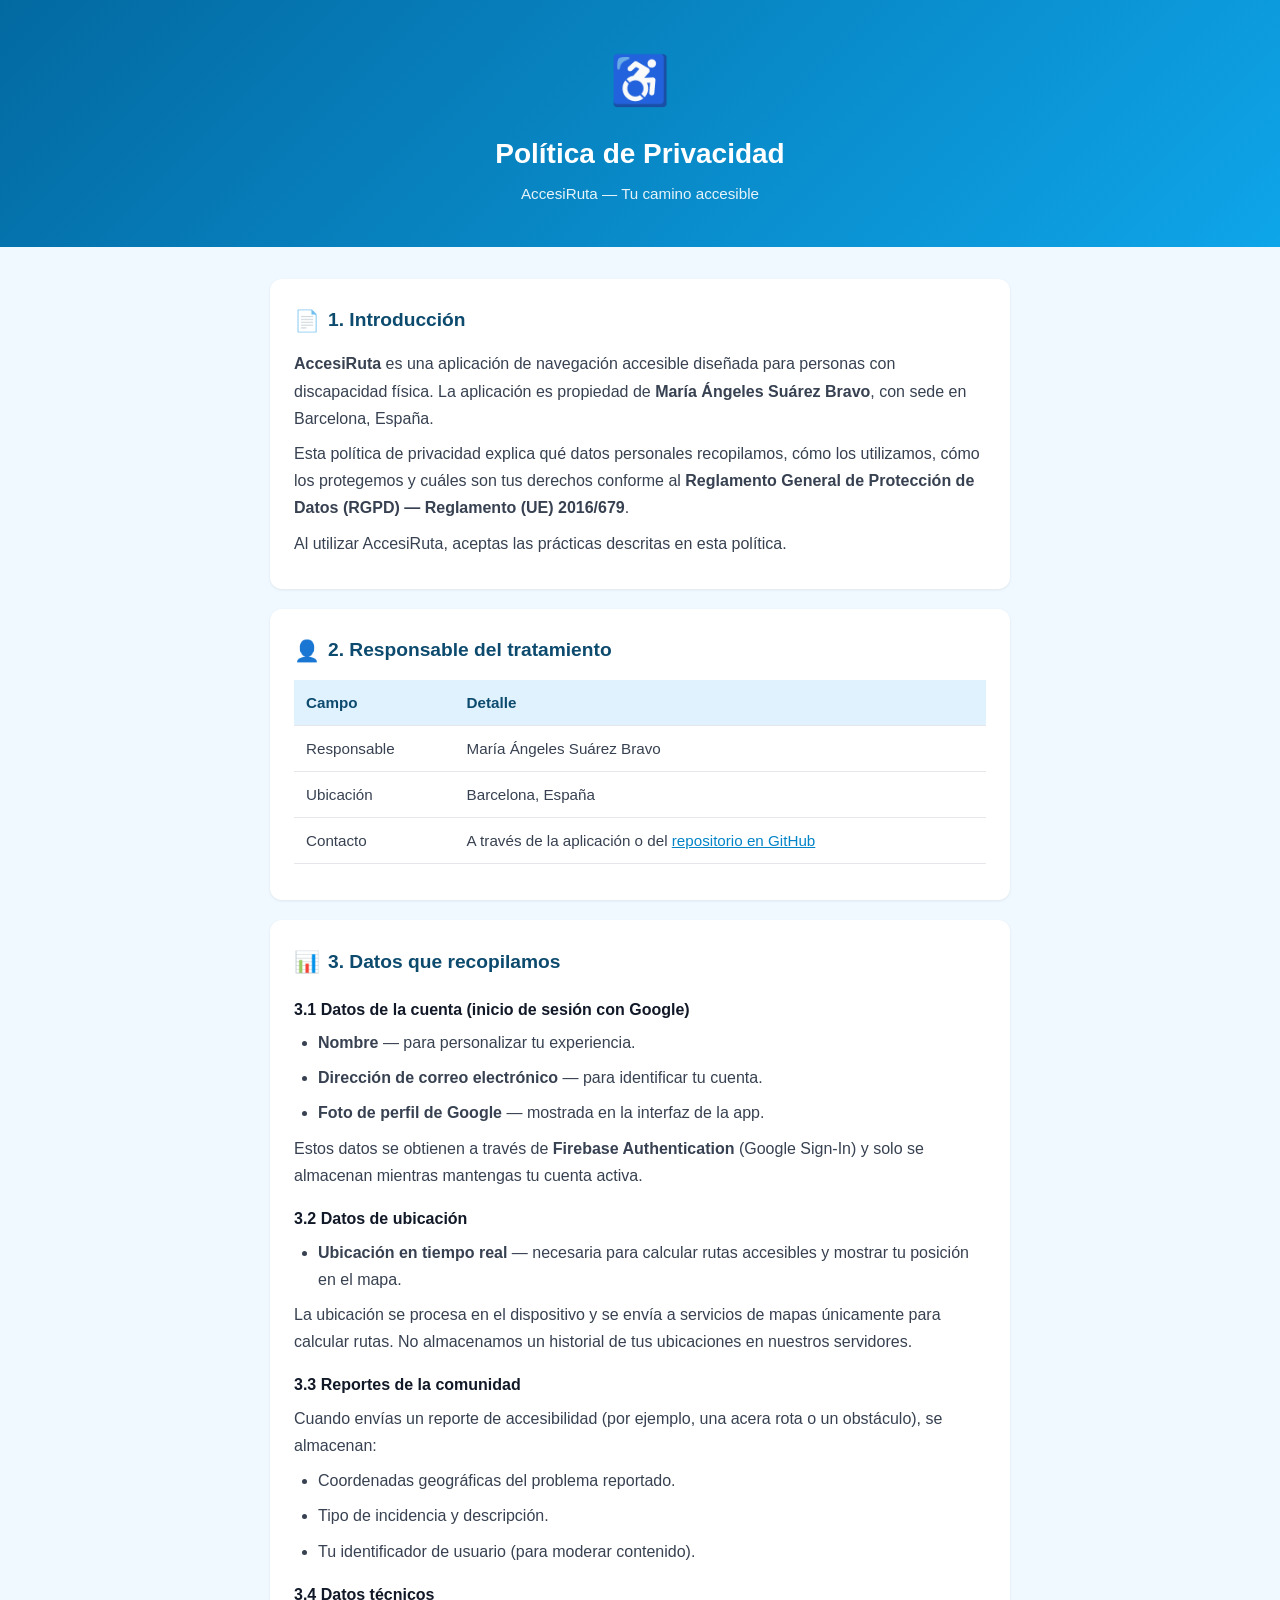
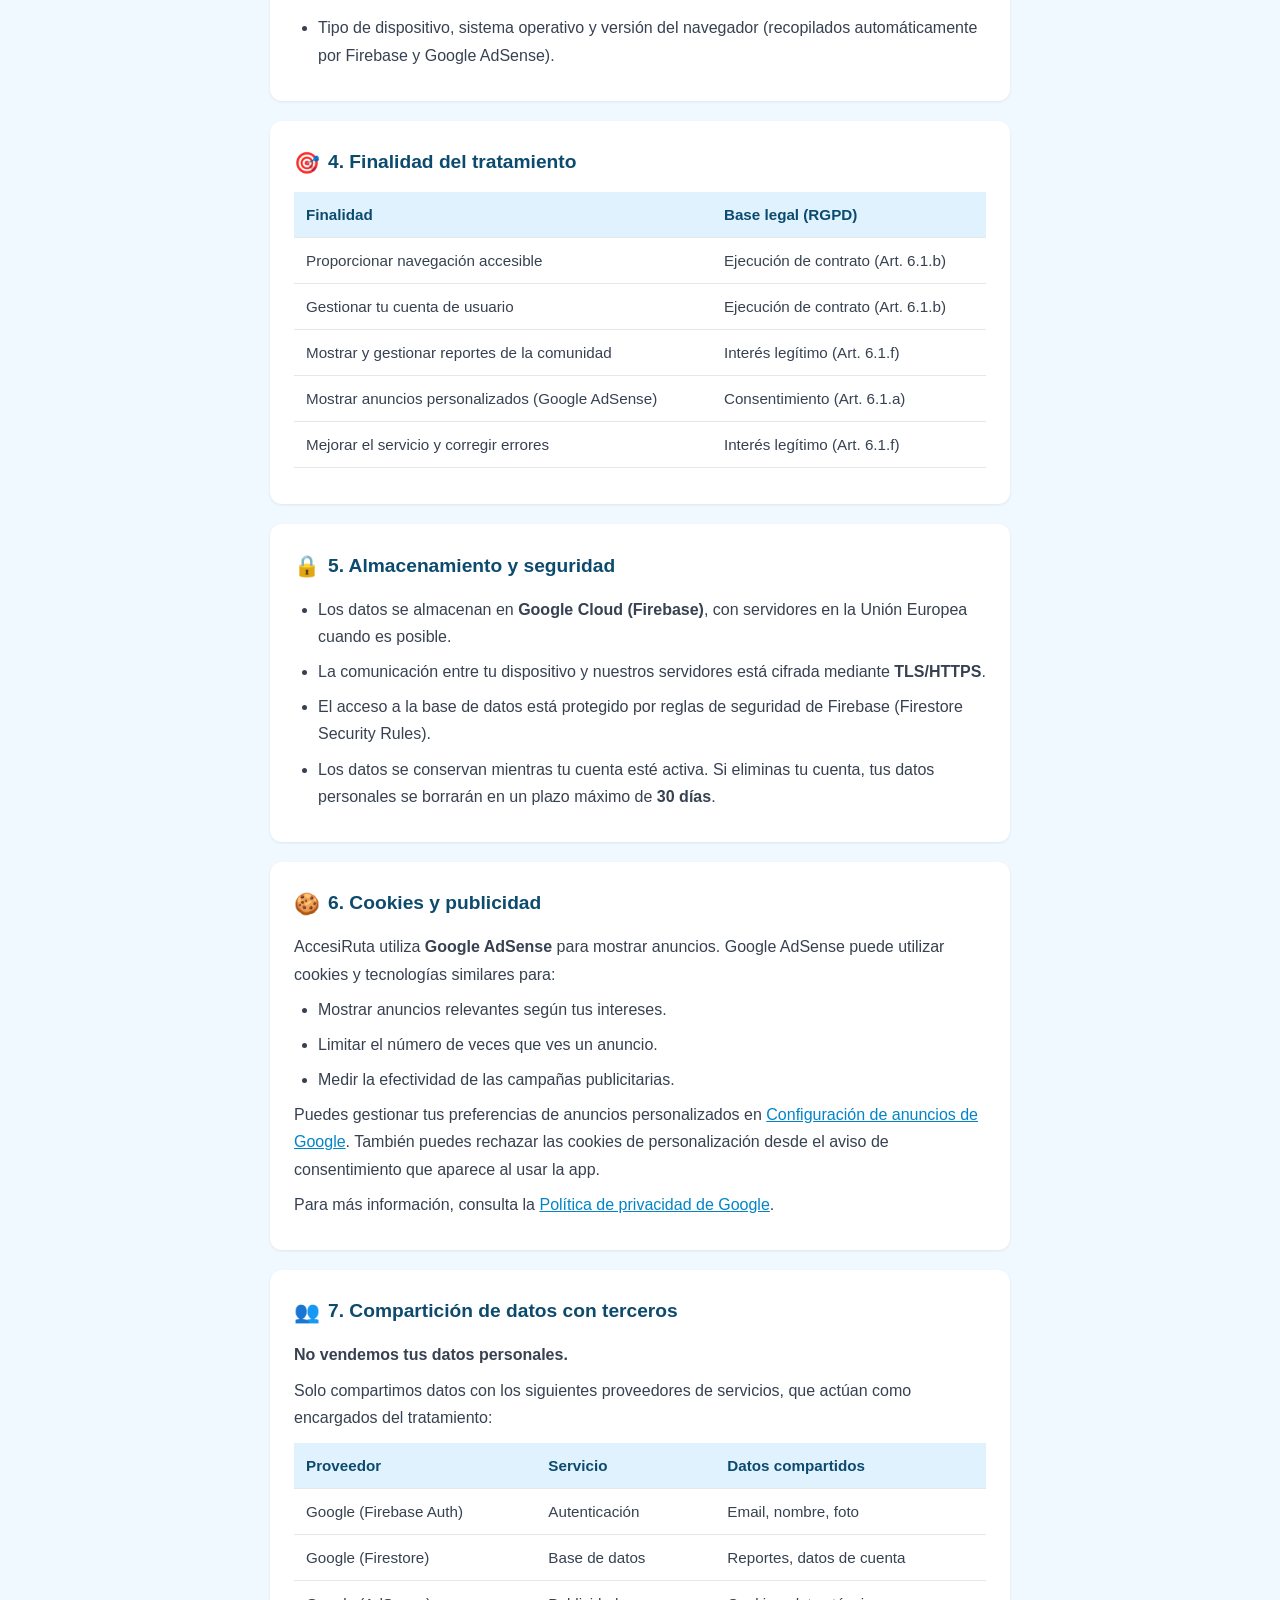
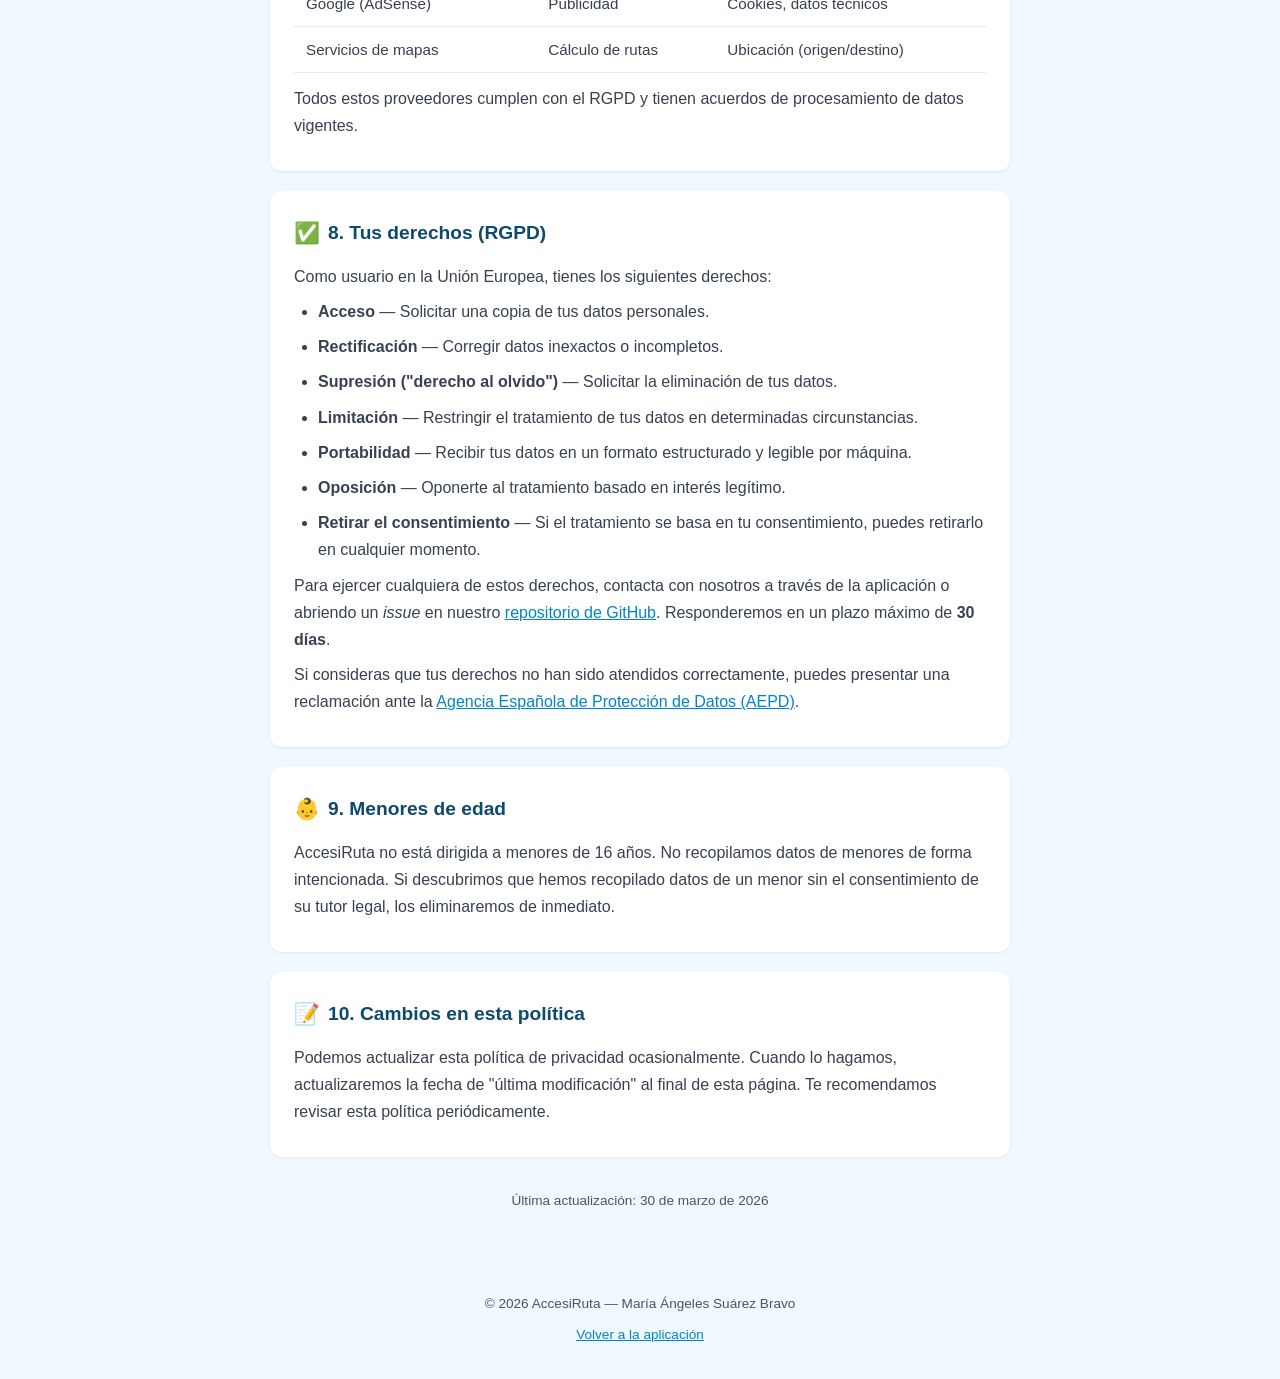
<file: app/privacidad.html>
<!DOCTYPE html>
<html lang="es">
<head>
  <meta charset="UTF-8">
  <meta name="viewport" content="width=device-width, initial-scale=1.0">
  <meta name="theme-color" content="#0EA5E9">
  <meta name="description" content="Política de Privacidad de AccesiRuta — Navegación accesible para personas con discapacidad.">
  <title>Política de Privacidad — AccesiRuta</title>
  <link rel="icon" type="image/png" sizes="192x192" href="img/icon-192.png">
  <style>
    /* AccesiRuta privacy page — standalone styles matching app theme */
    :root {
      --sky-900: #0C4A6E;
      --sky-700: #0369A1;
      --sky-600: #0284C7;
      --sky-500: #0EA5E9;
      --sky-100: #E0F2FE;
      --sky-50: #F0F9FF;
      --gray-900: #111827;
      --gray-700: #374151;
      --gray-600: #4B5563;
      --gray-200: #E5E7EB;
      --white: #FFFFFF;
    }

    *, *::before, *::after {
      box-sizing: border-box;
      margin: 0;
      padding: 0;
    }

    body {
      font-family: -apple-system, BlinkMacSystemFont, 'Segoe UI', Roboto, 'Helvetica Neue', Arial, sans-serif;
      font-size: 16px;
      line-height: 1.7;
      color: var(--gray-700);
      background: var(--sky-50);
    }

    a {
      color: var(--sky-600);
      text-decoration: underline;
    }
    a:hover, a:focus {
      color: var(--sky-900);
    }
    a:focus-visible {
      outline: 3px solid var(--sky-500);
      outline-offset: 2px;
      border-radius: 3px;
    }

    header {
      background: linear-gradient(135deg, var(--sky-700), var(--sky-500));
      color: var(--white);
      padding: 2.5rem 1.5rem 2rem;
      text-align: center;
    }
    header .icon {
      font-size: 3rem;
      margin-bottom: 0.5rem;
    }
    header h1 {
      font-size: 1.75rem;
      font-weight: 700;
      margin-bottom: 0.25rem;
    }
    header p {
      font-size: 0.95rem;
      opacity: 0.9;
    }

    main {
      max-width: 780px;
      margin: 0 auto;
      padding: 2rem 1.25rem 3rem;
    }

    section {
      background: var(--white);
      border-radius: 12px;
      padding: 1.5rem;
      margin-bottom: 1.25rem;
      box-shadow: 0 1px 3px rgba(0,0,0,0.08);
    }

    h2 {
      font-size: 1.2rem;
      color: var(--sky-900);
      margin-bottom: 0.75rem;
      display: flex;
      align-items: center;
      gap: 0.5rem;
    }
    h2 .sec-icon {
      font-size: 1.3rem;
    }

    h3 {
      font-size: 1rem;
      color: var(--gray-900);
      margin: 1rem 0 0.4rem;
    }

    p, li {
      margin-bottom: 0.5rem;
    }

    ul {
      padding-left: 1.5rem;
    }

    table {
      width: 100%;
      border-collapse: collapse;
      margin: 0.75rem 0;
      font-size: 0.95rem;
    }
    th, td {
      text-align: left;
      padding: 0.6rem 0.75rem;
      border-bottom: 1px solid var(--gray-200);
    }
    th {
      background: var(--sky-100);
      color: var(--sky-900);
      font-weight: 600;
    }

    .update-date {
      text-align: center;
      font-size: 0.85rem;
      color: var(--gray-600);
      margin-top: 2rem;
    }

    footer {
      text-align: center;
      padding: 1.5rem;
      font-size: 0.85rem;
      color: var(--gray-600);
    }
    footer a {
      color: var(--sky-600);
    }

    @media (max-width: 600px) {
      header { padding: 2rem 1rem 1.5rem; }
      header h1 { font-size: 1.4rem; }
      main { padding: 1.25rem 1rem 2rem; }
      section { padding: 1.25rem; }
    }
  </style>
</head>
<body>

  <header>
    <div class="icon" aria-hidden="true">&#9855;</div>
    <h1>Política de Privacidad</h1>
    <p>AccesiRuta — Tu camino accesible</p>
  </header>

  <main>

    <!-- 1. Introducción -->
    <section>
      <h2><span class="sec-icon" aria-hidden="true">&#128196;</span> 1. Introducción</h2>
      <p>
        <strong>AccesiRuta</strong> es una aplicación de navegación accesible diseñada para personas con
        discapacidad física. La aplicación es propiedad de <strong>María Ángeles Suárez Bravo</strong>,
        con sede en Barcelona, España.
      </p>
      <p>
        Esta política de privacidad explica qué datos personales recopilamos, cómo los utilizamos,
        cómo los protegemos y cuáles son tus derechos conforme al <strong>Reglamento General de
        Protección de Datos (RGPD) — Reglamento (UE) 2016/679</strong>.
      </p>
      <p>Al utilizar AccesiRuta, aceptas las prácticas descritas en esta política.</p>
    </section>

    <!-- 2. Responsable del tratamiento -->
    <section>
      <h2><span class="sec-icon" aria-hidden="true">&#128100;</span> 2. Responsable del tratamiento</h2>
      <table>
        <tr><th>Campo</th><th>Detalle</th></tr>
        <tr><td>Responsable</td><td>María Ángeles Suárez Bravo</td></tr>
        <tr><td>Ubicación</td><td>Barcelona, España</td></tr>
        <tr><td>Contacto</td><td>A través de la aplicación o del <a href="https://github.com/mariaangelessuarezbravo-boop/accesiruta/issues" target="_blank" rel="noopener">repositorio en GitHub</a></td></tr>
      </table>
    </section>

    <!-- 3. Datos que recopilamos -->
    <section>
      <h2><span class="sec-icon" aria-hidden="true">&#128202;</span> 3. Datos que recopilamos</h2>

      <h3>3.1 Datos de la cuenta (inicio de sesión con Google)</h3>
      <ul>
        <li><strong>Nombre</strong> — para personalizar tu experiencia.</li>
        <li><strong>Dirección de correo electrónico</strong> — para identificar tu cuenta.</li>
        <li><strong>Foto de perfil de Google</strong> — mostrada en la interfaz de la app.</li>
      </ul>
      <p>Estos datos se obtienen a través de <strong>Firebase Authentication</strong> (Google Sign-In) y solo se almacenan mientras mantengas tu cuenta activa.</p>

      <h3>3.2 Datos de ubicación</h3>
      <ul>
        <li><strong>Ubicación en tiempo real</strong> — necesaria para calcular rutas accesibles y mostrar tu posición en el mapa.</li>
      </ul>
      <p>La ubicación se procesa en el dispositivo y se envía a servicios de mapas únicamente para calcular rutas. No almacenamos un historial de tus ubicaciones en nuestros servidores.</p>

      <h3>3.3 Reportes de la comunidad</h3>
      <p>Cuando envías un reporte de accesibilidad (por ejemplo, una acera rota o un obstáculo), se almacenan:</p>
      <ul>
        <li>Coordenadas geográficas del problema reportado.</li>
        <li>Tipo de incidencia y descripción.</li>
        <li>Tu identificador de usuario (para moderar contenido).</li>
      </ul>

      <h3>3.4 Datos técnicos</h3>
      <ul>
        <li>Tipo de dispositivo, sistema operativo y versión del navegador (recopilados automáticamente por Firebase y Google AdSense).</li>
      </ul>
    </section>

    <!-- 4. Finalidad del tratamiento -->
    <section>
      <h2><span class="sec-icon" aria-hidden="true">&#127919;</span> 4. Finalidad del tratamiento</h2>
      <table>
        <tr><th>Finalidad</th><th>Base legal (RGPD)</th></tr>
        <tr><td>Proporcionar navegación accesible</td><td>Ejecución de contrato (Art. 6.1.b)</td></tr>
        <tr><td>Gestionar tu cuenta de usuario</td><td>Ejecución de contrato (Art. 6.1.b)</td></tr>
        <tr><td>Mostrar y gestionar reportes de la comunidad</td><td>Interés legítimo (Art. 6.1.f)</td></tr>
        <tr><td>Mostrar anuncios personalizados (Google AdSense)</td><td>Consentimiento (Art. 6.1.a)</td></tr>
        <tr><td>Mejorar el servicio y corregir errores</td><td>Interés legítimo (Art. 6.1.f)</td></tr>
      </table>
    </section>

    <!-- 5. Almacenamiento y seguridad -->
    <section>
      <h2><span class="sec-icon" aria-hidden="true">&#128274;</span> 5. Almacenamiento y seguridad</h2>
      <ul>
        <li>Los datos se almacenan en <strong>Google Cloud (Firebase)</strong>, con servidores en la Unión Europea cuando es posible.</li>
        <li>La comunicación entre tu dispositivo y nuestros servidores está cifrada mediante <strong>TLS/HTTPS</strong>.</li>
        <li>El acceso a la base de datos está protegido por reglas de seguridad de Firebase (Firestore Security Rules).</li>
        <li>Los datos se conservan mientras tu cuenta esté activa. Si eliminas tu cuenta, tus datos personales se borrarán en un plazo máximo de <strong>30 días</strong>.</li>
      </ul>
    </section>

    <!-- 6. Cookies y publicidad -->
    <section>
      <h2><span class="sec-icon" aria-hidden="true">&#127850;</span> 6. Cookies y publicidad</h2>
      <p>AccesiRuta utiliza <strong>Google AdSense</strong> para mostrar anuncios. Google AdSense puede utilizar cookies y tecnologías similares para:</p>
      <ul>
        <li>Mostrar anuncios relevantes según tus intereses.</li>
        <li>Limitar el número de veces que ves un anuncio.</li>
        <li>Medir la efectividad de las campañas publicitarias.</li>
      </ul>
      <p>
        Puedes gestionar tus preferencias de anuncios personalizados en
        <a href="https://adssettings.google.com" target="_blank" rel="noopener">Configuración de anuncios de Google</a>.
        También puedes rechazar las cookies de personalización desde el aviso de consentimiento que aparece al usar la app.
      </p>
      <p>
        Para más información, consulta la
        <a href="https://policies.google.com/privacy" target="_blank" rel="noopener">Política de privacidad de Google</a>.
      </p>
    </section>

    <!-- 7. Compartición de datos -->
    <section>
      <h2><span class="sec-icon" aria-hidden="true">&#128101;</span> 7. Compartición de datos con terceros</h2>
      <p><strong>No vendemos tus datos personales.</strong></p>
      <p>Solo compartimos datos con los siguientes proveedores de servicios, que actúan como encargados del tratamiento:</p>
      <table>
        <tr><th>Proveedor</th><th>Servicio</th><th>Datos compartidos</th></tr>
        <tr><td>Google (Firebase Auth)</td><td>Autenticación</td><td>Email, nombre, foto</td></tr>
        <tr><td>Google (Firestore)</td><td>Base de datos</td><td>Reportes, datos de cuenta</td></tr>
        <tr><td>Google (AdSense)</td><td>Publicidad</td><td>Cookies, datos técnicos</td></tr>
        <tr><td>Servicios de mapas</td><td>Cálculo de rutas</td><td>Ubicación (origen/destino)</td></tr>
      </table>
      <p>Todos estos proveedores cumplen con el RGPD y tienen acuerdos de procesamiento de datos vigentes.</p>
    </section>

    <!-- 8. Tus derechos (RGPD) -->
    <section>
      <h2><span class="sec-icon" aria-hidden="true">&#9989;</span> 8. Tus derechos (RGPD)</h2>
      <p>Como usuario en la Unión Europea, tienes los siguientes derechos:</p>
      <ul>
        <li><strong>Acceso</strong> — Solicitar una copia de tus datos personales.</li>
        <li><strong>Rectificación</strong> — Corregir datos inexactos o incompletos.</li>
        <li><strong>Supresión ("derecho al olvido")</strong> — Solicitar la eliminación de tus datos.</li>
        <li><strong>Limitación</strong> — Restringir el tratamiento de tus datos en determinadas circunstancias.</li>
        <li><strong>Portabilidad</strong> — Recibir tus datos en un formato estructurado y legible por máquina.</li>
        <li><strong>Oposición</strong> — Oponerte al tratamiento basado en interés legítimo.</li>
        <li><strong>Retirar el consentimiento</strong> — Si el tratamiento se basa en tu consentimiento, puedes retirarlo en cualquier momento.</li>
      </ul>
      <p>
        Para ejercer cualquiera de estos derechos, contacta con nosotros a través de la aplicación
        o abriendo un <em>issue</em> en nuestro
        <a href="https://github.com/mariaangelessuarezbravo-boop/accesiruta/issues" target="_blank" rel="noopener">repositorio de GitHub</a>.
        Responderemos en un plazo máximo de <strong>30 días</strong>.
      </p>
      <p>
        Si consideras que tus derechos no han sido atendidos correctamente, puedes presentar una reclamación ante la
        <a href="https://www.aepd.es" target="_blank" rel="noopener">Agencia Española de Protección de Datos (AEPD)</a>.
      </p>
    </section>

    <!-- 9. Menores -->
    <section>
      <h2><span class="sec-icon" aria-hidden="true">&#128118;</span> 9. Menores de edad</h2>
      <p>
        AccesiRuta no está dirigida a menores de 16 años. No recopilamos datos de menores de forma
        intencionada. Si descubrimos que hemos recopilado datos de un menor sin el consentimiento de
        su tutor legal, los eliminaremos de inmediato.
      </p>
    </section>

    <!-- 10. Cambios -->
    <section>
      <h2><span class="sec-icon" aria-hidden="true">&#128221;</span> 10. Cambios en esta política</h2>
      <p>
        Podemos actualizar esta política de privacidad ocasionalmente. Cuando lo hagamos,
        actualizaremos la fecha de "última modificación" al final de esta página.
        Te recomendamos revisar esta política periódicamente.
      </p>
    </section>

    <p class="update-date">Última actualización: 30 de marzo de 2026</p>

  </main>

  <footer>
    <p>&copy; 2026 AccesiRuta — María Ángeles Suárez Bravo</p>
    <p><a href="index.html">Volver a la aplicación</a></p>
  </footer>

</body>
</html>
</file>
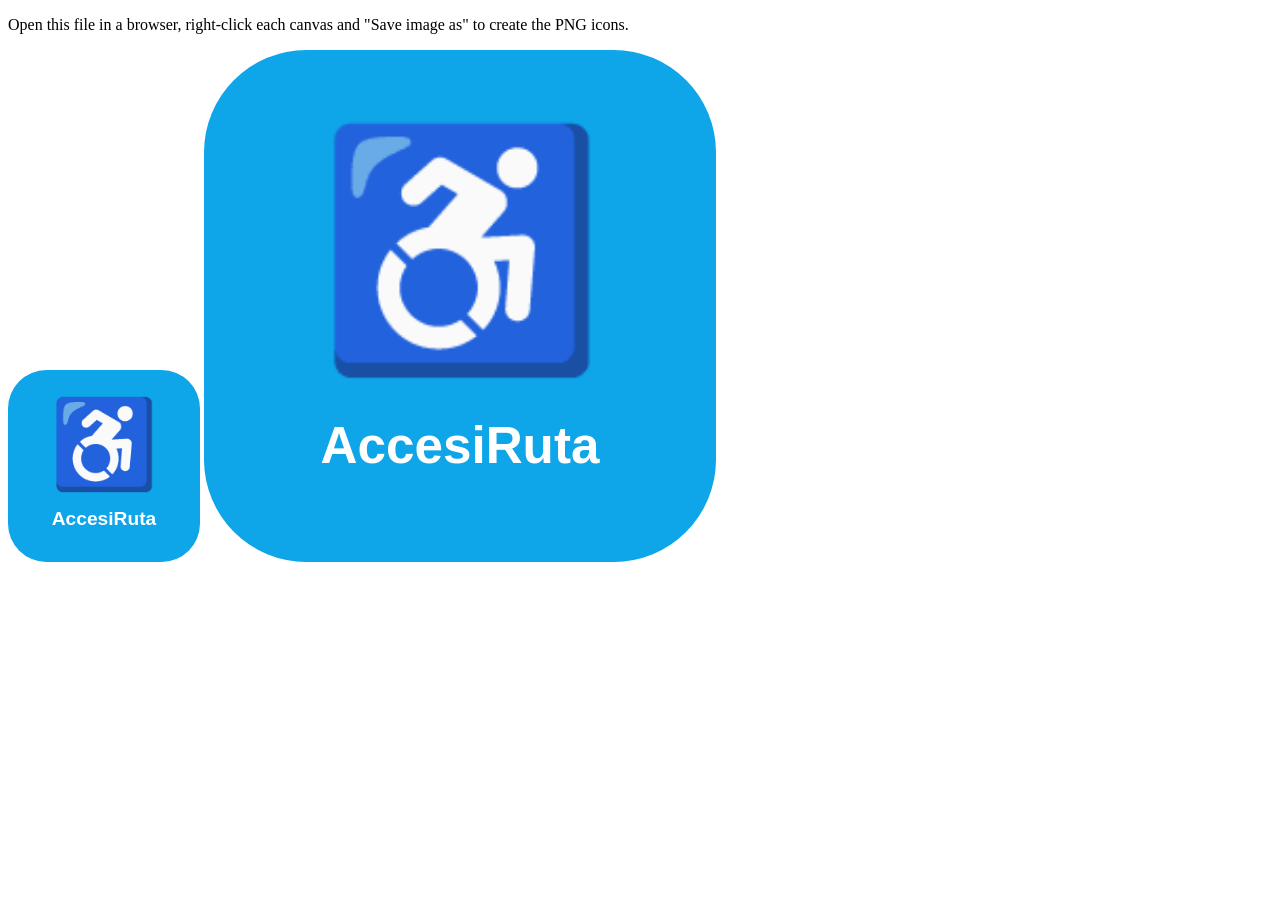
<file: app/img/generate-icons.html>
<!DOCTYPE html>
<html><head><title>Generate AccesiRuta Icons</title></head>
<body>
<p>Open this file in a browser, right-click each canvas and "Save image as" to create the PNG icons.</p>
<canvas id="c192" width="192" height="192"></canvas>
<canvas id="c512" width="512" height="512"></canvas>
<script>
function drawIcon(canvas) {
  var ctx = canvas.getContext('2d');
  var s = canvas.width;
  // Background
  ctx.fillStyle = '#0EA5E9';
  ctx.beginPath();
  ctx.roundRect(0, 0, s, s, s * 0.2);
  ctx.fill();
  // Wheelchair symbol
  ctx.fillStyle = '#FFFFFF';
  ctx.font = 'bold ' + (s * 0.45) + 'px sans-serif';
  ctx.textAlign = 'center';
  ctx.textBaseline = 'middle';
  ctx.fillText('♿', s/2, s*0.42);
  // Text
  ctx.font = 'bold ' + (s * 0.1) + 'px sans-serif';
  ctx.fillText('AccesiRuta', s/2, s*0.78);
}
drawIcon(document.getElementById('c192'));
drawIcon(document.getElementById('c512'));
</script>
</body></html>
</file>
